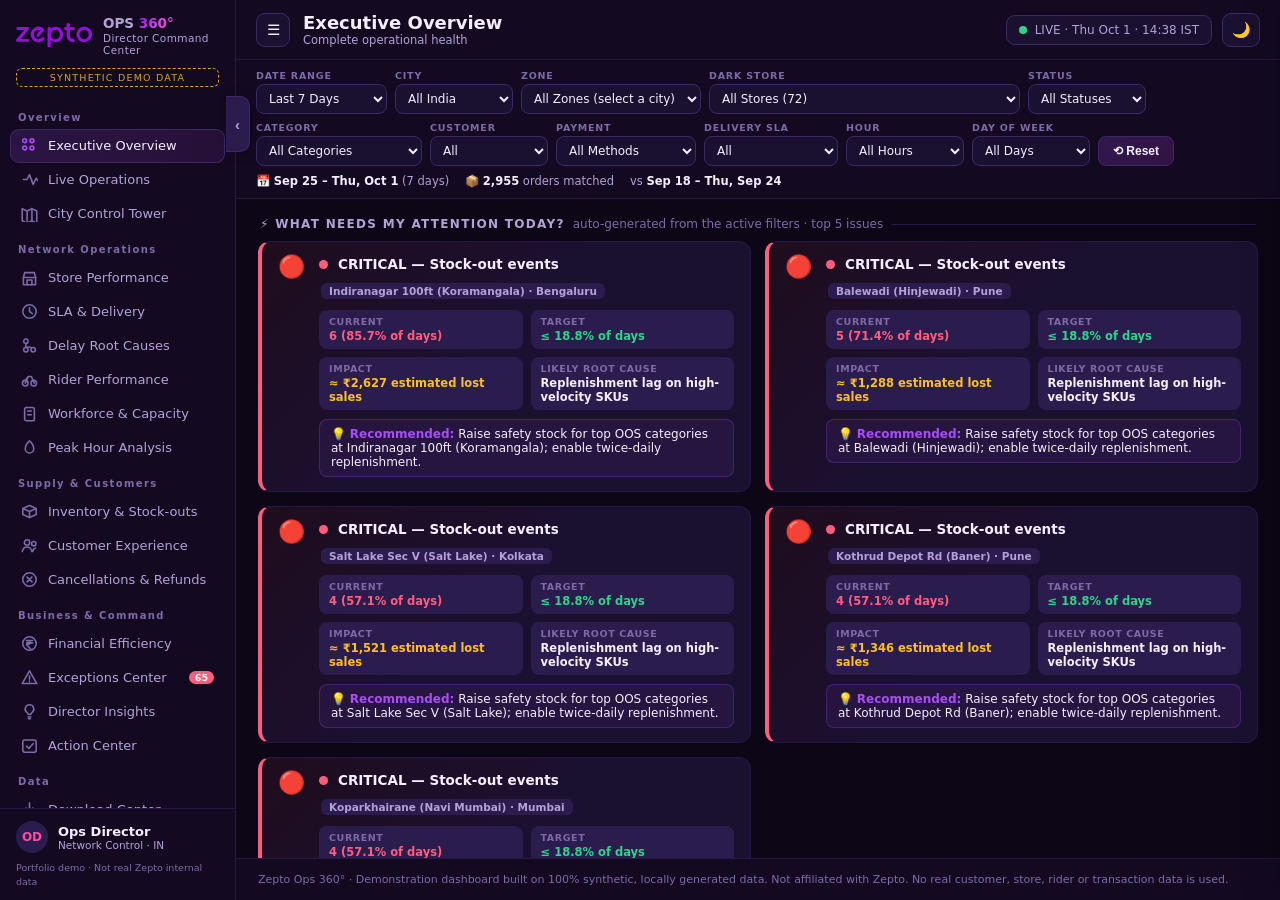
<file: index.html>
<!DOCTYPE html>
<html lang="en" data-theme="dark">
<head>
<meta charset="UTF-8">
<meta name="viewport" content="width=device-width, initial-scale=1.0">
<title>Zepto Ops 360° — Operations Director Command Center (Demo)</title>
<link rel="stylesheet" href="style.css">
<link rel="icon" href="data:image/svg+xml,<svg xmlns='http://www.w3.org/2000/svg' viewBox='0 0 100 100'><text y='80' font-size='80'>⚡</text></svg>">
</head>
<body>
<div id="boot">
  <div class="boot-inner">
    <img class="boot-logo-img" src="assets/zepto-logo.svg" alt="zepto">
    <div class="boot-sub">OPS <b>360°</b> · Director Command Center</div>
    <div class="boot-bar"><div class="boot-fill"></div></div>
    <div class="boot-msg">Generating synthetic operations dataset…</div>
  </div>
</div>

<div class="app" id="app" style="visibility:hidden">

  <!-- ======================= SIDEBAR ======================= -->
  <button class="sb-handle" id="sbHandle" title="Open / close sidebar">‹</button>
  <aside class="sidebar" id="sidebar">
    <div class="sb-brand">
      <div class="sb-logo-img"><img src="assets/zepto-logo.svg" alt="zepto"></div>
      <div class="sb-name">OPS <b>360°</b><span>Director Command Center</span></div>
    </div>
    <div class="sb-demo">SYNTHETIC DEMO DATA</div>
    <nav class="sb-nav" id="sbNav"></nav>
    <div class="sb-foot">
      <div class="sb-user"><div class="sb-avatar">OD</div>
        <div><div class="sb-uname">Ops Director</div><div class="sb-urole">Network Control · IN</div></div>
      </div>
      <div class="sb-note">Portfolio demo · Not real Zepto internal data</div>
    </div>
  </aside>

  <!-- ======================= MAIN ======================= -->
  <div class="main">
    <header class="topbar">
      <div class="tb-left">
        <button class="icon-btn" id="btnCollapse" title="Toggle sidebar">☰</button>
        <div>
          <h1 id="pageTitle">Executive Overview</h1>
          <div class="tb-sub" id="pageSub">Network-wide operational health</div>
        </div>
      </div>
      <div class="tb-right">
        <div class="tb-clock" id="liveClock" title="Simulated 'now' against the dataset's latest day">
          <span class="dot-live"></span><span id="clockTxt">—</span>
        </div>
        <button class="btn-ghost" id="btnTheme" title="Toggle light/dark">🌙</button>
      </div>
    </header>

    <!-- ======================= FILTER BAR ======================= -->
    <div class="filterbar" id="filterbar">
      <div class="fb-row">
        <div class="fb-item">
          <label>Date Range</label>
          <select id="fPreset">
            <option value="today">Today</option>
            <option value="yesterday">Yesterday</option>
            <option value="l7" selected>Last 7 Days</option>
            <option value="l30">Last 30 Days</option>
            <option value="mtd">Month to Date</option>
            <option value="prev">Previous Month</option>
            <option value="l90">Last 3 Months</option>
            <option value="custom">Custom Range</option>
          </select>
        </div>
        <div class="fb-item fb-custom" id="customWrap" style="display:none">
          <label>From → To</label>
          <span class="fb-dates"><input type="date" id="fFrom"><input type="date" id="fTo"></span>
        </div>
        <div class="fb-item"><label>City</label><select id="fCity"></select></div>
        <div class="fb-item"><label>Zone</label><select id="fZone"></select></div>
        <div class="fb-item"><label>Dark Store</label><select id="fStore"></select></div>
        <div class="fb-item"><label>Status</label><select id="fStatus"></select></div>
        <div class="fb-item"><label>Category</label><select id="fCat"></select></div>
        <div class="fb-item"><label>Customer</label><select id="fCust">
          <option value="all">All</option><option value="new">New</option><option value="repeat">Repeat</option>
        </select></div>
        <div class="fb-item"><label>Payment</label><select id="fPay"></select></div>
        <div class="fb-item"><label>Delivery SLA</label><select id="fSla">
          <option value="all">All</option><option value="le10">≤ 10 min</option><option value="le15">≤ 15 min</option>
          <option value="met">Within 20 (Met)</option><option value="breach">Breached (>20)</option>
        </select></div>
        <div class="fb-item"><label>Hour</label><select id="fHour"></select></div>
        <div class="fb-item"><label>Day of Week</label><select id="fDow"></select></div>
        <button class="btn-reset" id="btnReset" title="Reset all filters">⟲ Reset</button>
      </div>
      <div class="fb-meta" id="fbMeta"></div>
    </div>

    <!-- ======================= PAGES ======================= -->
    <main id="pages">
      <section class="page" id="page-exec"></section>
      <section class="page" id="page-live"></section>
      <section class="page" id="page-tower"></section>
      <section class="page" id="page-stores"></section>
      <section class="page" id="page-sla"></section>
      <section class="page" id="page-delays"></section>
      <section class="page" id="page-riders"></section>
      <section class="page" id="page-inventory"></section>
      <section class="page" id="page-customers"></section>
      <section class="page" id="page-cancels"></section>
      <section class="page" id="page-workforce"></section>
      <section class="page" id="page-peak"></section>
      <section class="page" id="page-finance"></section>
      <section class="page" id="page-alerts"></section>
      <section class="page" id="page-insights"></section>
      <section class="page" id="page-actions"></section>
      <section class="page" id="page-download"></section>
    </main>

    <footer class="foot">
      Zepto Ops 360° · Demonstration dashboard built on 100% synthetic, locally generated data.
      Not affiliated with Zepto. No real customer, store, rider or transaction data is used.
    </footer>
  </div>

  <!-- drill-down drawer + order modal -->
  <div class="drawer-veil" id="drawerVeil"></div>
  <aside class="drawer" id="drawer"></aside>
  <div class="modal-veil" id="modalVeil"><div class="modal" id="modal"></div></div>
</div>

<script src="chart.umd.min.js"></script>
<script src="data.js"></script>
<script src="charts.js"></script>
<script src="script.js"></script>
<script src="export.js"></script>
<script src="pages1.js"></script>
<script src="pages2.js"></script>
<script src="pages3.js"></script>
<script src="pages4.js"></script>
<script src="pages5.js"></script>
<script>
  // boot: build dataset (data.js already ran), then render
  window.addEventListener('DOMContentLoaded', function () {
    setTimeout(function () {
      APP.init();
      document.getElementById('boot').style.display = 'none';
      document.getElementById('app').style.visibility = 'visible';
    }, 60);
  });
</script>
</body>
</html>
</file>
<file: style.css>
/* =============================================================================
   Zepto Ops 360° — Executive Command Center theme
   ========================================================================== */
:root{
  --bg:#0d0616; --bg2:#130a22; --panel:#1a1030; --panel2:#20133c; --panel3:#2b1c4e;
  --line:#3b2a66; --line-soft:#251845;
  --txt:#f5eeff; --muted:#b3a2d6; --muted2:#7d6aa6;
  --acc:#a94df5; --brand:#950EDB; --acc2:#ff4d9e; --vio:#c084fc; --amber:#fbbf24; --red:#ff5d7e; --green:#2fd48a; --orange:#fb923c;
  --grad:linear-gradient(135deg,#950EDB, #d946ef 55%, #ff4d9e);
  --shadow:0 8px 24px rgba(8,2,22,.55);
  --radius:14px;
  --kpi-v:26px;
}
html[data-theme="light"]{
  --bg:#f8f5fd; --bg2:#f2ecfa; --panel:#ffffff; --panel2:#faf7ff; --panel3:#f0e9fb;
  --line:#e3d9f3; --line-soft:#ece4f8;
  --txt:#1d0f33; --muted:#665682; --muted2:#9385ad;
  --acc:#950EDB; --acc2:#d61f86;
  --shadow:0 8px 22px rgba(90,30,150,.10);
}
*{box-sizing:border-box;margin:0;padding:0}
html,body{height:100%}
body{
  background:var(--bg); color:var(--txt);
  font-family:"Segoe UI",Inter,system-ui,-apple-system,Roboto,"Helvetica Neue",Arial,sans-serif;
  font-size:14px; overflow:hidden;
}
::-webkit-scrollbar{width:9px;height:9px}
::-webkit-scrollbar-thumb{background:var(--line);border-radius:8px}
::-webkit-scrollbar-track{background:transparent}
a{color:var(--acc)}

/* ------------------------------- boot screen ------------------------------ */
#boot{position:fixed;inset:0;background:var(--bg);display:flex;align-items:center;justify-content:center;z-index:99}
.boot-inner{text-align:center}
.boot-logo-img{width:150px;height:auto;display:block;margin:0 auto 12px}
.boot-sub{font-size:14px;letter-spacing:2.5px;color:var(--muted);font-weight:600}
.boot-sub b{background:var(--grad);-webkit-background-clip:text;background-clip:text;color:transparent;font-weight:800}
.boot-bar{width:280px;height:5px;background:var(--panel);border-radius:4px;margin:22px auto 12px;overflow:hidden}
.boot-fill{height:100%;width:40%;background:var(--grad);border-radius:4px;animation:boot 1.1s ease-in-out infinite}
@keyframes boot{0%{margin-left:-40%}100%{margin-left:100%}}
.boot-msg{color:var(--muted);font-size:12.5px}

/* --------------------------------- layout --------------------------------- */
.app{display:flex;height:100vh;position:relative}
.sidebar{
  width:236px;min-width:236px;background:var(--bg2);border-right:1px solid var(--line-soft);
  display:flex;flex-direction:column;transition:margin .25s ease;z-index:30;
}
.app.sb-collapsed .sidebar{margin-left:-236px}
/* sidebar open/close handle — always visible, rides the sidebar edge */
.sb-handle{
  position:fixed;left:226px;top:96px;z-index:45;width:24px;height:56px;
  background:var(--panel3);border:1px solid var(--line);border-left:none;
  border-radius:0 10px 10px 0;color:var(--muted);font-size:15px;font-weight:700;
  cursor:pointer;transition:left .25s ease,background .15s,color .15s;line-height:1;
  display:flex;align-items:center;justify-content:center;padding:0;
  box-shadow:4px 2px 12px rgba(0,0,0,.25);
}
.sb-handle:hover{background:var(--acc);color:#fff}
.app.sb-collapsed .sb-handle{left:0}
.main{flex:1;display:flex;flex-direction:column;min-width:0}
#pages{flex:1;overflow-y:auto;padding:18px 22px 26px;scroll-behavior:smooth}
.page{display:none;animation:fade .22s ease}
.page.active{display:block}
@keyframes fade{from{opacity:0;transform:translateY(4px)}to{opacity:1;transform:none}}

/* --------------------------------- sidebar -------------------------------- */
.sb-brand{display:flex;gap:11px;align-items:center;padding:16px 16px 10px}
.sb-logo-img img{width:76px;height:auto;display:block}
.sb-name{font-size:13.5px;font-weight:600;line-height:1.15;color:var(--muted)}
.sb-name b{background:var(--grad);-webkit-background-clip:text;background-clip:text;color:transparent}
.sb-name span{display:block;font-size:10.5px;color:var(--muted);font-weight:500;letter-spacing:.4px}
.sb-demo{margin:2px 16px 8px;font-size:9.5px;letter-spacing:1.2px;color:var(--amber);border:1px dashed var(--amber);border-radius:6px;padding:3px 8px;text-align:center;opacity:.85}
.sb-nav{flex:1;overflow-y:auto;padding:4px 10px 10px}
.sb-sec{font-size:10px;letter-spacing:1.4px;color:var(--muted2);padding:13px 8px 6px;font-weight:700}
.sb-link{
  display:flex;align-items:center;gap:10px;padding:7.5px 10px;border-radius:9px;cursor:pointer;
  color:var(--muted);font-weight:500;font-size:13px;border:1px solid transparent;user-select:none;
}
.sb-link:hover{background:var(--panel);color:var(--txt)}
.sb-link.active{background:linear-gradient(90deg,rgba(169,77,245,.16),rgba(217,70,239,.10));color:var(--txt);border-color:var(--line)}
.sb-link.active .sb-ic{color:var(--acc)}
.sb-ic{width:17px;height:17px;flex:none;color:var(--muted2)}
.sb-link .badge{margin-left:auto;background:var(--red);color:#fff;font-size:9.5px;border-radius:8px;padding:1px 6px;font-weight:700}
.sb-foot{border-top:1px solid var(--line-soft);padding:12px 16px}
.sb-user{display:flex;gap:10px;align-items:center;margin-bottom:8px}
.sb-avatar{width:32px;height:32px;border-radius:50%;background:var(--panel3);display:flex;align-items:center;justify-content:center;font-size:12px;font-weight:700;color:var(--acc2)}
.sb-uname{font-size:13px;font-weight:600}
.sb-urole{font-size:10.5px;color:var(--muted)}
.sb-note{font-size:9.5px;color:var(--muted2);line-height:1.4}

/* --------------------------------- topbar --------------------------------- */
.topbar{
  height:60px;display:flex;align-items:center;justify-content:space-between;gap:12px;
  padding:0 20px;border-bottom:1px solid var(--line-soft);background:var(--bg2);flex:none;
}
.tb-left{display:flex;align-items:center;gap:13px;min-width:0}
.topbar h1{font-size:18px;font-weight:700;white-space:nowrap}
.tb-sub{font-size:11.5px;color:var(--muted);white-space:nowrap}
.tb-right{display:flex;align-items:center;gap:10px}
.tb-clock{display:flex;align-items:center;gap:8px;background:var(--panel);border:1px solid var(--line);padding:7px 12px;border-radius:9px;font-size:12px;font-variant-numeric:tabular-nums;color:var(--muted)}
.dot-live{width:8px;height:8px;border-radius:50%;background:var(--green);animation:pulse 1.6s infinite}
@keyframes pulse{0%,100%{opacity:1}50%{opacity:.25}}
.icon-btn{background:var(--panel);border:1px solid var(--line);color:var(--txt);width:34px;height:34px;border-radius:9px;cursor:pointer;font-size:15px}
.icon-btn:hover{border-color:var(--acc)}
.btn-ghost{background:var(--panel);border:1px solid var(--line);color:var(--txt);width:38px;height:34px;border-radius:9px;cursor:pointer;font-size:15px}

/* -------------------------------- filter bar ------------------------------ */
.filterbar{background:var(--bg2);border-bottom:1px solid var(--line-soft);padding:10px 20px;flex:none}
.fb-row{display:flex;flex-wrap:wrap;gap:8px;align-items:flex-end}
.fb-item{display:flex;flex-direction:column;gap:3px}
.fb-item label{font-size:9.5px;letter-spacing:.8px;color:var(--muted2);font-weight:700;text-transform:uppercase}
.fb-item select,.fb-item input[type=date]{
  background:var(--panel);border:1px solid var(--line);color:var(--txt);border-radius:8px;
  font-size:12px;padding:6px 8px;min-width:118px;outline:none;font-family:inherit;
}
.fb-item select:focus{border-color:var(--acc)}
.fb-dates{display:flex;gap:4px}
.fb-dates input{min-width:0;width:126px}
.btn-reset{
  background:linear-gradient(135deg,rgba(169,77,245,.2),rgba(217,70,239,.16));border:1px solid var(--line);
  color:var(--txt);border-radius:8px;padding:7px 14px;font-size:12px;cursor:pointer;font-weight:600;
}
.btn-reset:hover{border-color:var(--acc)}
.fb-meta{margin-top:8px;font-size:11.5px;color:var(--muted);display:flex;gap:16px;flex-wrap:wrap;align-items:center}
.fb-meta b{color:var(--txt)}
.fb-meta .chips{display:flex;gap:6px;flex-wrap:wrap}
.chip{background:var(--panel3);border:1px solid var(--line);padding:2px 10px;border-radius:20px;font-size:10.5px;color:var(--muted)}
.chip b{color:var(--acc2);font-weight:600}
.chip .x{cursor:pointer;margin-left:5px;color:var(--muted)}
.chip .x:hover{color:var(--red)}

/* -------------------------------- KPI cards ------------------------------- */
.kpi-grid{display:grid;grid-template-columns:repeat(auto-fill,minmax(196px,1fr));gap:12px}
.kpi{
  background:linear-gradient(180deg,var(--panel),var(--panel2));border:1px solid var(--line-soft);
  border-radius:var(--radius);padding:13px 15px 11px;position:relative;overflow:hidden;
  box-shadow:var(--shadow);transition:transform .12s ease,border-color .12s ease;cursor:default;
}
.kpi:hover{transform:translateY(-2px);border-color:var(--line)}
.kpi::before{content:"";position:absolute;top:0;left:0;right:0;height:3px;background:var(--kc,var(--acc));opacity:.85}
.kpi-label{font-size:10.5px;letter-spacing:.6px;text-transform:uppercase;color:var(--muted);font-weight:600;margin-bottom:6px;display:flex;justify-content:space-between;gap:6px}
.kpi-value{font-size:var(--kpi-v);font-weight:750;font-variant-numeric:tabular-nums;line-height:1.05}
.kpi-unit{font-size:13px;color:var(--muted);font-weight:600}
.kpi-row{display:flex;align-items:center;gap:8px;margin-top:7px;font-size:11px}
.kpi-delta{display:inline-flex;align-items:center;gap:3px;font-weight:700;padding:1.5px 7px;border-radius:12px;font-size:10.5px}
.kpi-delta.good{background:rgba(39,209,124,.14);color:var(--green)}
.kpi-delta.bad{background:rgba(255,93,115,.14);color:var(--red)}
.kpi-delta.flat{background:rgba(141,151,189,.14);color:var(--muted)}
.kpi-prev{color:var(--muted2);font-variant-numeric:tabular-nums}
.kpi-tgt{margin-top:7px;font-size:10.5px;color:var(--muted);display:flex;justify-content:space-between;align-items:center;gap:8px}
.kpi-tgt b{color:var(--txt);font-weight:600}
.kpi-bar{height:3.5px;background:var(--panel3);border-radius:3px;margin-top:4px;overflow:hidden}
.kpi-bar i{display:block;height:100%;border-radius:3px;background:var(--kc,var(--acc))}
.kpi .warn{position:absolute;top:9px;right:10px;font-size:12px}

/* --------------------------------- panels --------------------------------- */
.grid{display:grid;gap:14px;margin-top:14px}
.g2{grid-template-columns:repeat(2,1fr)} .g3{grid-template-columns:repeat(3,1fr)}
.g23{grid-template-columns:2fr 1fr} .g32{grid-template-columns:1fr 2fr}
.g4{grid-template-columns:repeat(4,1fr)}
@media (max-width:1500px){.g3,.g4{grid-template-columns:repeat(2,1fr)}}
@media (max-width:1150px){.g2,.g23,.g32{grid-template-columns:1fr}}
.panel{
  background:linear-gradient(180deg,var(--panel),var(--panel2));border:1px solid var(--line-soft);
  border-radius:var(--radius);padding:16px 18px;box-shadow:var(--shadow);
}
.panel h3{font-size:13.5px;font-weight:700;display:flex;align-items:center;gap:8px;margin-bottom:2px}
.panel h3 .hint{font-size:10.5px;color:var(--muted2);font-weight:500;margin-left:auto}
.panel .psub{font-size:11px;color:var(--muted);margin-bottom:12px}
.panel .pbody{position:relative}
.chart-wrap{position:relative;width:100%}
.sec-title{font-size:12px;letter-spacing:1.3px;color:var(--muted);font-weight:700;margin:20px 2px 10px;text-transform:uppercase;display:flex;align-items:center;gap:8px}
.sec-title::after{content:"";flex:1;height:1px;background:var(--line-soft)}

/* --------------------------------- tables --------------------------------- */
.tbl{width:100%;border-collapse:collapse;font-size:12px}
.tbl th{
  text-align:left;font-size:10px;letter-spacing:.8px;text-transform:uppercase;color:var(--muted2);
  font-weight:700;padding:8px 10px;border-bottom:1px solid var(--line);white-space:nowrap;position:sticky;top:0;background:var(--panel2);z-index:1;
}
.tbl td{padding:7.5px 10px;border-bottom:1px solid var(--line-soft);font-variant-numeric:tabular-nums;white-space:nowrap}
.tbl tbody tr{transition:background .1s}
.tbl tbody tr:hover{background:var(--panel3)}
.tbl tr.clickable{cursor:pointer}
.tbl .num{text-align:right}
.tbl th.num{text-align:right}
.tscroll{overflow:auto;max-height:520px;border:1px solid var(--line-soft);border-radius:10px}
.tscroll.sm{max-height:340px}
.status-pill{display:inline-block;padding:2.5px 10px;border-radius:20px;font-size:10.5px;font-weight:700;letter-spacing:.3px}
.st-healthy{background:rgba(39,209,124,.15);color:var(--green)}
.st-watch{background:rgba(255,176,32,.15);color:var(--amber)}
.st-critical{background:rgba(255,93,115,.15);color:var(--red)}
.st-crit{background:rgba(255,93,115,.18);color:var(--red)}
.st-high{background:rgba(255,138,60,.15);color:var(--orange)}
.st-medium{background:rgba(255,176,32,.15);color:var(--amber)}
.st-low{background:rgba(169,77,245,.15);color:var(--acc)}
.meter{height:5px;border-radius:3px;background:var(--panel3);overflow:hidden;min-width:60px}
.meter i{display:block;height:100%;border-radius:3px}
.rank{display:inline-flex;width:22px;height:22px;border-radius:7px;background:var(--panel3);align-items:center;justify-content:center;font-size:11px;font-weight:700;color:var(--muted)}
.rank.top{background:linear-gradient(135deg,#a94df533,#c084fc33);color:var(--acc)}

/* ------------------------------ heatmaps ---------------------------------- */
.heat{border-collapse:separate;border-spacing:2px;font-size:10.5px;width:100%}
.heat th{color:var(--muted2);font-weight:600;font-size:9.5px;padding:3px 4px;text-align:center;white-space:nowrap}
.heat td,.heat th.row{padding:0}
.heat td{height:26px;min-width:30px;text-align:center;border-radius:5px;color:#fff;font-variant-numeric:tabular-nums;cursor:default;font-size:9.5px}
.heat th.row{text-align:left;padding-right:8px;color:var(--muted);font-size:11px;font-weight:600;white-space:nowrap;width:70px}
.heat-legend{display:flex;align-items:center;gap:8px;font-size:10px;color:var(--muted);margin-top:10px}
.heat-legend .bar{flex:0 0 140px;height:8px;border-radius:4px}

/* --------------------------- attention / alerts --------------------------- */
.att-card{
  background:linear-gradient(135deg,rgba(255,93,115,.08),var(--panel) 45%);border:1px solid var(--line-soft);
  border-left:4px solid var(--red);border-radius:12px;padding:14px 16px;display:flex;gap:14px;align-items:flex-start;
}
.att-card.sev-high{border-left-color:var(--orange);background:linear-gradient(135deg,rgba(255,138,60,.08),var(--panel) 45%)}
.att-card.sev-medium{border-left-color:var(--amber);background:linear-gradient(135deg,rgba(255,176,32,.06),var(--panel) 45%)}
.att-ico{font-size:22px;line-height:1}
.att-body{flex:1;min-width:0}
.att-title{font-size:13.5px;font-weight:700;display:flex;gap:10px;align-items:center;flex-wrap:wrap}
.att-loc{font-size:11px;color:var(--muted);margin:2px 0 8px}
.att-grid{display:grid;grid-template-columns:repeat(auto-fit,minmax(150px,1fr));gap:8px;font-size:11.5px}
.att-cell{background:var(--panel3);border-radius:8px;padding:6px 10px}
.att-cell .k{font-size:9.5px;color:var(--muted2);text-transform:uppercase;letter-spacing:.6px;font-weight:700}
.att-cell .v{font-weight:650;margin-top:2px}
.att-cell .v.bad{color:var(--red)} .att-cell .v.warn{color:var(--amber)} .att-cell .v.good{color:var(--green)}
.att-action{margin-top:9px;font-size:12px;background:rgba(169,77,245,.09);border:1px solid rgba(169,77,245,.25);color:var(--txt);padding:7px 11px;border-radius:8px}
.att-action b{color:var(--acc)}
.sev-dot{width:9px;height:9px;border-radius:50%;display:inline-block}

/* ------------------------------ live funnel ------------------------------- */
.funnel{display:flex;flex-direction:column;gap:7px;padding:6px 2px}
.fun-row{display:grid;grid-template-columns:150px 1fr 92px;gap:10px;align-items:center;font-size:12px}
.fun-row .fl{color:var(--muted);font-weight:600;text-align:right}
.fun-bar{height:26px;border-radius:7px;position:relative;background:var(--panel3);overflow:hidden;cursor:pointer}
.fun-bar i{display:block;height:100%;border-radius:7px;transition:width .5s ease;min-width:2px}
.fun-bar span{position:absolute;right:8px;top:50%;transform:translateY(-50%);font-size:10.5px;font-weight:700;color:var(--txt)}
.fun-cv{text-align:right;font-weight:700;font-variant-numeric:tabular-nums;color:var(--muted)}
.fun-drop{font-size:9.5px;color:var(--red);text-align:right;font-weight:700;padding-left:150px;margin-top:-4px}
.stat-strip{display:grid;grid-template-columns:repeat(auto-fit,minmax(130px,1fr));gap:10px}
.stat-box{background:var(--panel3);border:1px solid var(--line-soft);border-radius:11px;padding:12px;text-align:center;position:relative;overflow:hidden}
.stat-box .v{font-size:26px;font-weight:800;font-variant-numeric:tabular-nums}
.stat-box .k{font-size:10px;color:var(--muted);text-transform:uppercase;letter-spacing:.7px;font-weight:700;margin-top:3px}
.stat-box.warn .v{color:var(--amber)} .stat-box.bad .v{color:var(--red)} .stat-box.good .v{color:var(--green)} .stat-box.info .v{color:var(--acc)}
.stat-box .blink{position:absolute;top:8px;right:8px;width:7px;height:7px;border-radius:50%;background:var(--red);animation:pulse 1.2s infinite}

/* ------------------------------ tower cards ------------------------------- */
.tower-grid{display:grid;grid-template-columns:repeat(auto-fill,minmax(295px,1fr));gap:14px}
.tower-card{background:linear-gradient(180deg,var(--panel),var(--panel2));border:1px solid var(--line-soft);border-radius:var(--radius);padding:15px 17px;cursor:pointer;box-shadow:var(--shadow);transition:transform .12s,border-color .12s;position:relative;overflow:hidden}
.tower-card:hover{transform:translateY(-3px);border-color:var(--acc)}
.tower-card.sel{border-color:var(--acc);box-shadow:0 0 0 1px var(--acc),var(--shadow)}
.tc-head{display:flex;align-items:center;justify-content:space-between;margin-bottom:10px}
.tc-city{font-size:15px;font-weight:750}
.tc-kpis{display:grid;grid-template-columns:repeat(3,1fr);gap:7px;font-size:11px}
.tc-k{background:var(--panel3);border-radius:8px;padding:6px 8px}
.tc-k .k{font-size:9px;color:var(--muted2);text-transform:uppercase;letter-spacing:.5px;font-weight:700}
.tc-k .v{font-size:13px;font-weight:700;margin-top:1px;font-variant-numeric:tabular-nums}
.tc-bar{display:flex;height:6px;border-radius:4px;overflow:hidden;margin-top:10px;background:var(--panel3)}
.tc-bar i{display:block;height:100%}

/* ------------------------------ insights ---------------------------------- */
.ins-card{display:flex;gap:13px;background:var(--panel);border:1px solid var(--line-soft);border-radius:12px;padding:13px 16px;box-shadow:var(--shadow)}
.ins-ic{width:34px;height:34px;flex:none;border-radius:10px;display:flex;align-items:center;justify-content:center;font-size:16px}
.ins-card p{font-size:13px;line-height:1.55;color:var(--txt)}
.ins-card b{color:var(--acc2)}
.ins-tag{font-size:9.5px;font-weight:800;letter-spacing:.8px;text-transform:uppercase;margin-bottom:4px;color:var(--muted2)}
.ins-card.warn p b{color:var(--amber)} .ins-card.bad p b{color:var(--red)} .ins-card.good p b{color:var(--green)}

/* ------------------------------ action cards ------------------------------ */
.act-card{background:var(--panel);border:1px solid var(--line-soft);border-radius:12px;padding:14px 16px;box-shadow:var(--shadow);display:flex;flex-direction:column;gap:9px}
.act-head{display:flex;align-items:center;justify-content:space-between;gap:8px}
.act-title{font-size:13.5px;font-weight:700}
.act-prio{font-size:10px;font-weight:800;letter-spacing:.6px;padding:3px 10px;border-radius:12px;text-transform:uppercase}
.act-row{display:grid;grid-template-columns:94px 1fr;gap:8px;font-size:12px}
.act-row .k{color:var(--muted2);font-size:10px;text-transform:uppercase;letter-spacing:.6px;font-weight:700;padding-top:2px}
.act-row .v{color:var(--txt);line-height:1.45}

/* --------------------------------- drawer --------------------------------- */
.drawer-veil{position:fixed;inset:0;background:rgba(4,8,20,.55);opacity:0;pointer-events:none;transition:opacity .2s;z-index:40}
.drawer-veil.open{opacity:1;pointer-events:auto}
.drawer{
  position:fixed;top:0;right:-560px;width:540px;max-width:94vw;height:100vh;background:var(--bg2);
  border-left:1px solid var(--line);z-index:41;transition:right .25s ease;overflow-y:auto;padding:20px;
  box-shadow:-12px 0 40px rgba(0,0,0,.4);
}
.drawer.open{right:0}
.drawer h2{font-size:17px;margin-bottom:2px}
.drawer .dsub{color:var(--muted);font-size:12px;margin-bottom:14px}
.d-close{position:absolute;top:16px;right:16px}
.d-kpis{display:grid;grid-template-columns:repeat(3,1fr);gap:8px;margin:12px 0}
.d-kpi{background:var(--panel3);border-radius:9px;padding:9px 11px}
.d-kpi .k{font-size:9.5px;color:var(--muted2);text-transform:uppercase;letter-spacing:.5px;font-weight:700}
.d-kpi .v{font-size:15.5px;font-weight:750;margin-top:2px;font-variant-numeric:tabular-nums}

/* --------------------------------- modal ---------------------------------- */
.modal-veil{position:fixed;inset:0;background:rgba(4,8,20,.6);display:none;align-items:center;justify-content:center;z-index:50;padding:20px}
.modal-veil.open{display:flex}
.modal{background:var(--bg2);border:1px solid var(--line);border-radius:16px;width:640px;max-width:96vw;max-height:88vh;overflow-y:auto;padding:22px;box-shadow:0 24px 80px rgba(0,0,0,.5)}

/* ------------------------------ order timeline ---------------------------- */
.otl{display:flex;flex-direction:column;gap:0;margin:12px 0}
.otl-row{display:grid;grid-template-columns:26px 1fr auto;gap:10px;position:relative;padding-bottom:14px}
.otl-row::before{content:"";position:absolute;left:12px;top:24px;bottom:0;width:2px;background:var(--line)}
.otl-row:last-child::before{display:none}
.otl-dot{width:24px;height:24px;border-radius:50%;background:var(--panel3);border:2px solid var(--acc);z-index:1;display:flex;align-items:center;justify-content:center;font-size:10px}
.otl-dot.done{border-color:var(--green);background:rgba(39,209,124,.15)}
.otl-dot.late{border-color:var(--red);background:rgba(255,93,115,.12)}
.otl-dot.na{border-color:var(--muted2);opacity:.4}
.otl-t{font-weight:650;font-size:12.5px}
.otl-s{font-size:11px;color:var(--muted)}
.otl-time{font-size:11.5px;color:var(--muted);font-variant-numeric:tabular-nums;text-align:right}
.otl-time b{display:block;color:var(--txt);font-size:12px}

/* ------------------------------ download center --------------------------- */
.texp{display:flex;justify-content:flex-end;margin:0 0 5px}
.texp-btn{
  background:var(--panel3);border:1px solid var(--line);color:var(--muted);
  font-size:10.5px;border-radius:7px;padding:3.5px 11px;cursor:pointer;font-weight:600;
  font-family:inherit;letter-spacing:.2px;
}
.texp-btn:hover{color:var(--txt);border-color:var(--acc);background:rgba(169,77,245,.12)}
.dl-hero{display:flex;align-items:center;justify-content:space-between;gap:18px;flex-wrap:wrap;border:1px solid var(--line);background:linear-gradient(120deg,rgba(149,14,219,.16),var(--panel) 55%)}
.dl-hero-L{display:flex;gap:16px;align-items:flex-start;flex:1;min-width:320px}
.dl-hero-ic{font-size:40px;width:64px;height:64px;flex:none;display:flex;align-items:center;justify-content:center;background:var(--grad);border-radius:16px;box-shadow:var(--shadow)}
.dl-status{font-size:12px;color:var(--acc2);margin-top:8px;min-height:15px;font-weight:600}
.dl-btn-big{
  flex:none;background:var(--grad);border:none;color:#fff;font-size:14.5px;font-weight:750;
  padding:14px 26px;border-radius:12px;cursor:pointer;font-family:inherit;box-shadow:0 10px 30px rgba(149,14,219,.4);
  transition:transform .12s ease,opacity .12s;
}
.dl-btn-big:hover{transform:translateY(-2px)}
.dl-btn-big:disabled,.dl-btn-big.busy{opacity:.55;cursor:wait;transform:none}
.dl-grid{display:grid;grid-template-columns:repeat(auto-fill,minmax(310px,1fr));gap:12px}
.dl-card{background:var(--panel3);border:1px solid var(--line-soft);border-radius:12px;padding:13px 15px}
.dl-card-head{display:flex;gap:10px;align-items:center;font-size:13px}
.dl-ic{font-size:19px}
.dl-btn{
  background:rgba(169,77,245,.14);border:1px solid var(--line);color:var(--txt);font-size:11.5px;
  font-weight:700;border-radius:8px;padding:6px 13px;cursor:pointer;font-family:inherit;
}
.dl-btn:hover{border-color:var(--acc);background:rgba(169,77,245,.28)}
.dl-btn.alt{background:rgba(255,77,158,.12)}
.dl-btn.alt:hover{border-color:var(--acc2);background:rgba(255,77,158,.26)}
.dl-btn:disabled{opacity:.5;cursor:wait}
.dl-mini-status{font-size:11px;color:var(--acc2);font-weight:600}
.foot{padding:14px 22px;border-top:1px solid var(--line-soft);color:var(--muted2);font-size:11px;flex:none;background:var(--bg2)}

/* --------------------------------- misc ----------------------------------- */
.tag{display:inline-block;padding:2px 8px;border-radius:6px;background:var(--panel3);font-size:10.5px;color:var(--muted);margin:1px 2px}
.flex{display:flex;gap:10px;align-items:center}
.between{justify-content:space-between}
.muted{color:var(--muted)} .small{font-size:11px}
.right{text-align:right}
.legend{display:flex;gap:14px;flex-wrap:wrap;font-size:11px;color:var(--muted);margin-top:8px}
.legend i{width:10px;height:10px;border-radius:3px;display:inline-block;margin-right:5px}
.empty{padding:38px;text-align:center;color:var(--muted2);font-size:13px}
.drill-bc{display:flex;gap:8px;align-items:center;font-size:12px;color:var(--muted);margin-bottom:12px;flex-wrap:wrap}
.drill-bc a{cursor:pointer;font-weight:600}
.drill-bc .sep{color:var(--muted2)}
.pill-select{display:flex;gap:6px;flex-wrap:wrap}
.pill-select button{background:var(--panel3);border:1px solid var(--line);color:var(--muted);border-radius:16px;padding:4px 12px;font-size:11px;cursor:pointer;font-weight:600}
.pill-select button.on{background:rgba(169,77,245,.18);border-color:var(--acc);color:var(--txt)}
@media (max-width:900px){
  .sidebar{position:fixed;height:100vh;left:0;top:0;box-shadow:12px 0 40px rgba(0,0,0,.4)}
  .sb-handle{top:70px}
}
</file>
